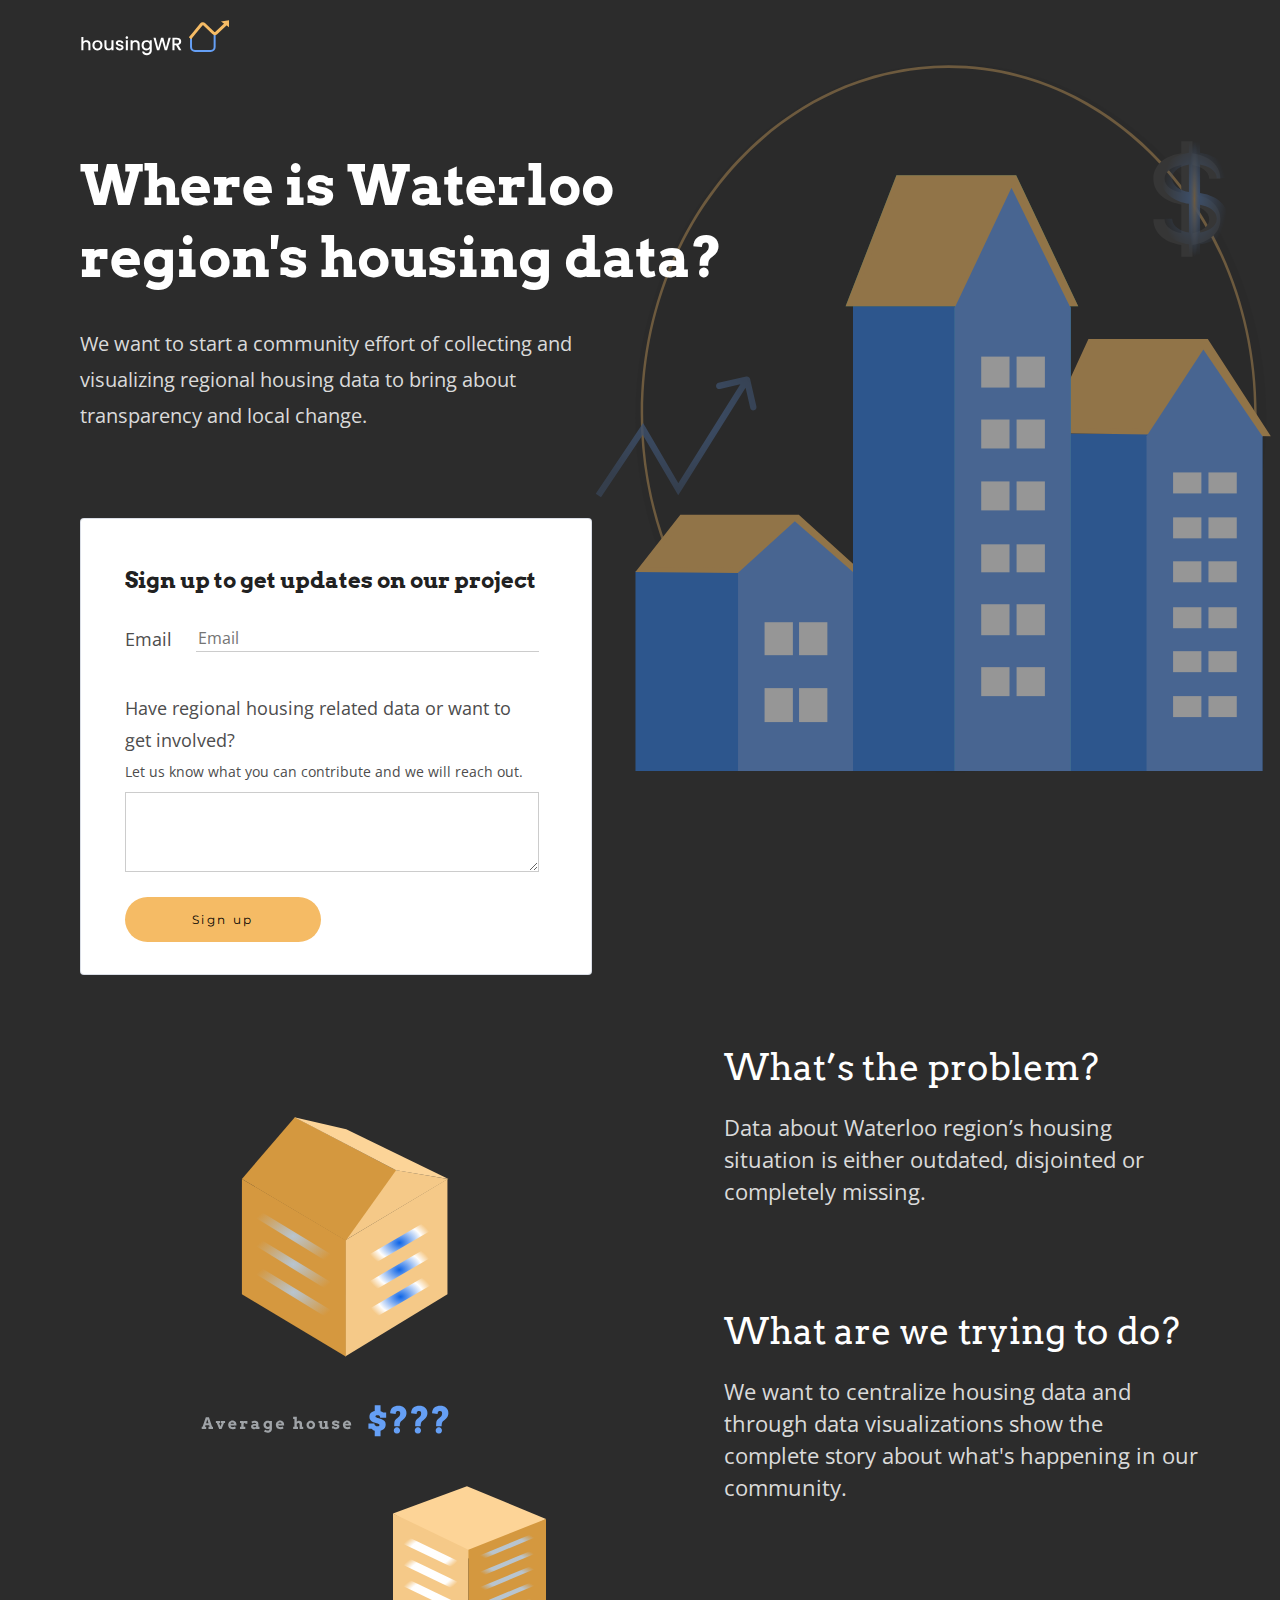
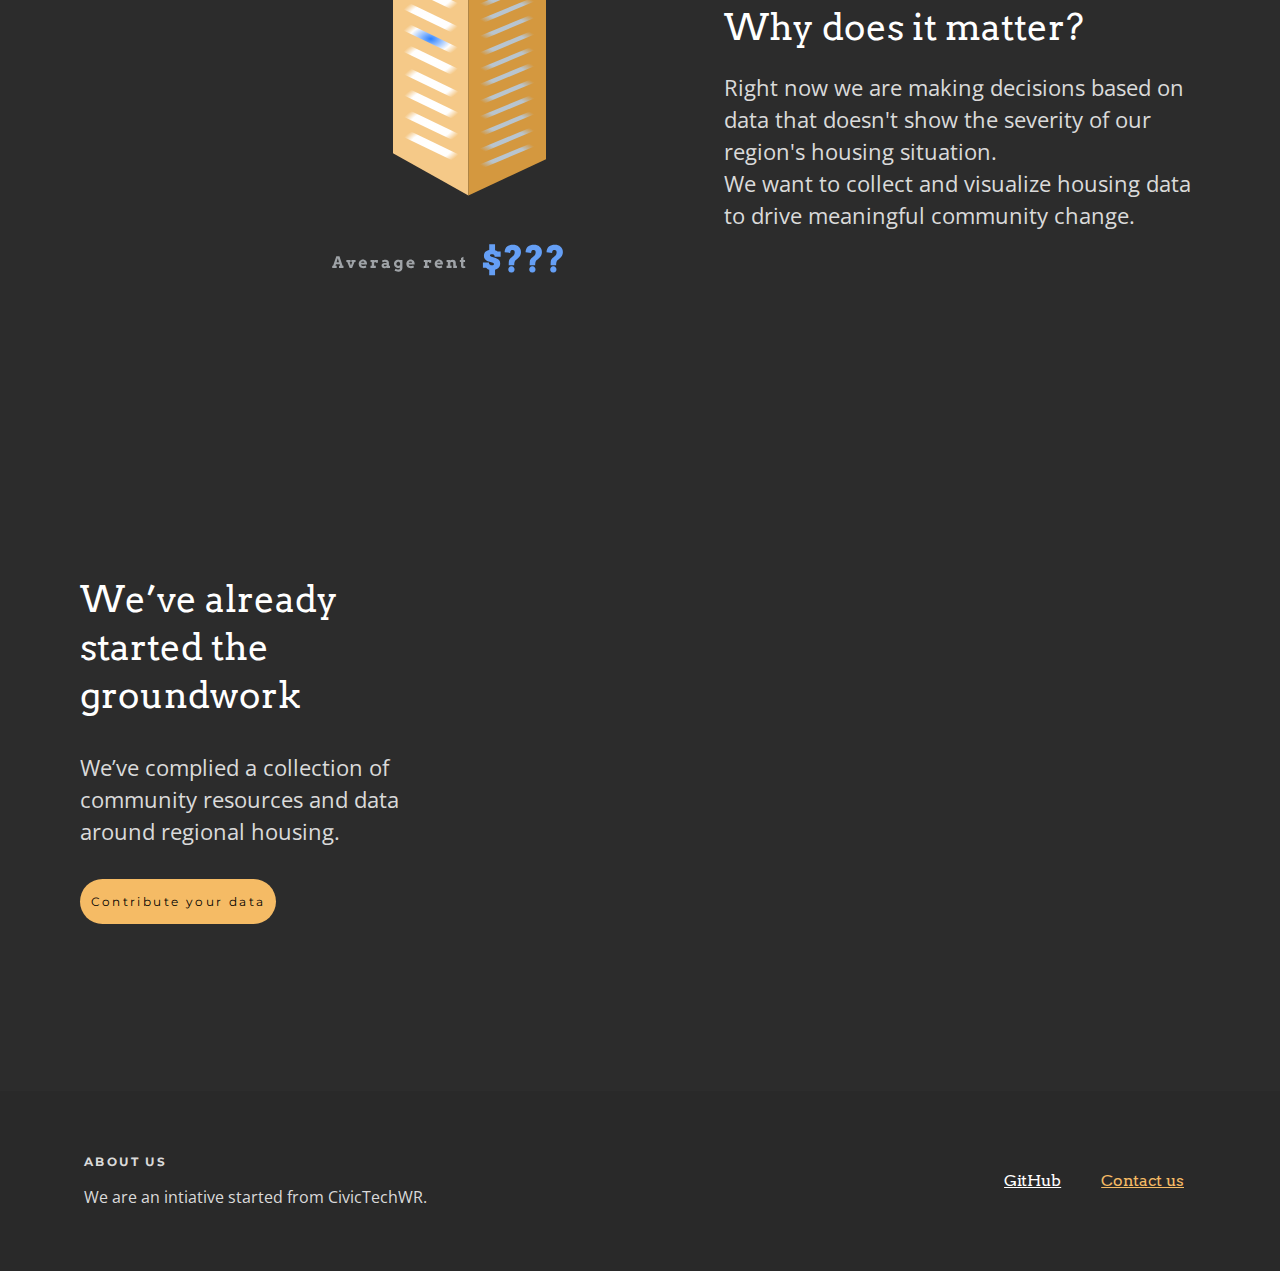
<file: index.html>
<!doctype html>
<html class="no-js" lang="en">

<head>
  <meta charset="utf-8">
  <title>housingWR</title>
  <meta name="description" content="We want to start a community effort of
  collecting and visualizing regional housing data to bring about transparency
  and local change.">
  <meta name="viewport" content="width=device-width, initial-scale=1">

  <link rel="manifest" href="site.webmanifest">
  <link rel="apple-touch-icon" href="apple-touch-icon.png">

  <link rel="stylesheet" href="css/normalize.css">
  <link rel="stylesheet" href="css/main.css">
  <link
    href="https://fonts.googleapis.com/css2?family=Arvo:wght@400;700&family=Montserrat:wght@700&family=Open+Sans&display=swap"
    rel="stylesheet">
</head>

<body>
  <div id="main-column" class="column" style="max-width: 1120px; margin: 20px
  auto 0 auto; position: relative;">
    <img src="img/logo.svg" alt="housing WR logo" width="200" height="38" style="margin-right: auto;"></img>

    <div class="row" style="margin-top: 92px;">
      <div class="column" style="width: 100%; max-width: 688px;">
        <h1 style="margin-bottom: 32px;">Where is Waterloo region's housing data?</h1>
        <div class="column" style="max-width: 516px;">
          <p class="large-spacing">We want to start a community effort of collecting and visualizing
            regional housing data to bring about transparency and local change.</p>
        </div>

        <div class="form-container" id="emailform" style="width: 100%; max-width: 512px; margin-top: 84px;">
          <form name="submit-to-google-sheet">
            <h3 style="margin-bottom: 32px;">Sign up to get updates on our project</h3>
            <div class="row">
              <label for="email">Email</label>
              <input id="email" label="email" name="email" type="email" placeholder="Email" required
                style="min-width: 0;">
            </div>
            <h4>Have regional housing related data or want to get involved?</h4>
            <p>Let us know what you can contribute and we will reach out.</p>
            <textarea name="comments" type="text"></textarea>

            <button id="signupbutton" type="submit">Sign up</button>
          </form>
        </div>
      </div>
      <div class="column desktop-only">
        <img src="img/background.svg" alt="decorative background image" width="728" height="781" style="position: absolute; right: -80px;
        top: 0px; z-index: -1;"></img>
      </div>
    </div>
    <div class="row">
      <div class="column desktop-only" style="margin-top: 96px; margin-left: 12px;">
        <img src="img/average_house.svg" alt="What does the average house cost?" width="500" height="373"></img>
        <div style="margin-left: 240px;">
          <img src="img/average_rent.svg" alt="What is the average rent?" width="260" height="439"></img>
        </div>

      </div>
      <div class="column" id="problem-statement-column" style="max-width: 476px; margin-top: 68px;">
        <div class="row" style="margin-bottom: 100px;">
          <div class="column">
            <h2 style="margin-bottom: 20px;">What’s the problem?</h2>
            <p class="medium-spacing">Data about Waterloo region’s housing situation is either outdated, disjointed or completely missing.
            </p>
          </div>
        </div>
        <div class="row" style="margin-bottom: 100px;">
          <div class="column">
            <h2 style="margin-bottom: 20px;">What are we trying to do?</h2>
            <p class="medium-spacing">We want to centralize housing data and through data visualizations show the complete story about what's
              happening in our community.
            </p>
          </div>
        </div>
        <div class="row" style="margin-bottom: 100px;">
          <div class="column">
            <h2 style="margin-bottom: 20px;">Why does it matter?</h2>
            <p class="medium-spacing">Right now we are making decisions based on data that doesn't show the severity of our region's housing
              situation.</p>
            <p class="medium-spacing">We want to collect and visualize housing data to drive meaningful community change.</p>
          </div>
        </div>
      </div>
    </div>
    <div class="row" id="cta-row">
      <div class="column" style="max-width: 344px;">
        <h2 style="margin-top: 32px; margin-bottom: 32px;">We’ve already started the groundwork</h2>
        <p class="medium-spacing">We’ve complied a collection of community resources and data around regional housing.
        </p>
        <div class="row" style="margin-top: 32px;">
          <button id="contributeyourdata">Contribute your data</button></div>
      </div>
      <div class="column desktop-only">
        <div style="width: 724px; height: 416px; max-width: 724px; max-height:
        416px; overflow: scroll;">
          <script src="https://trello.com/b/4XCHMciM.js"></script>
        </div>
      </div>
    </div>
  </div>
  <div class="row footer">
    <div class="column" style="justify-content: center;">
      <p class="aboutus">About Us</p>
      <p style="font-size: 16px;">We are an intiative started from CivicTechWR. </p>
    </div>
    <div class="column" style="justify-content: center;">
      <div class="row">
        <a href="https://github.com/CivicTechWR">GitHub</a>
        <a href="mailto:civictechwr@gmail.com" style="color: #F5BB65">Contact us</a>
      </div>
    </div>
  </div>

  <script src="js/vendor/modernizr-3.11.2.min.js"></script>
  <script src="https://polyfill.io/v3/polyfill.min.js?features=Promise%2Cfetch"></script>
  <script src="js/main.js"></script>
</body>

</html>
</file>
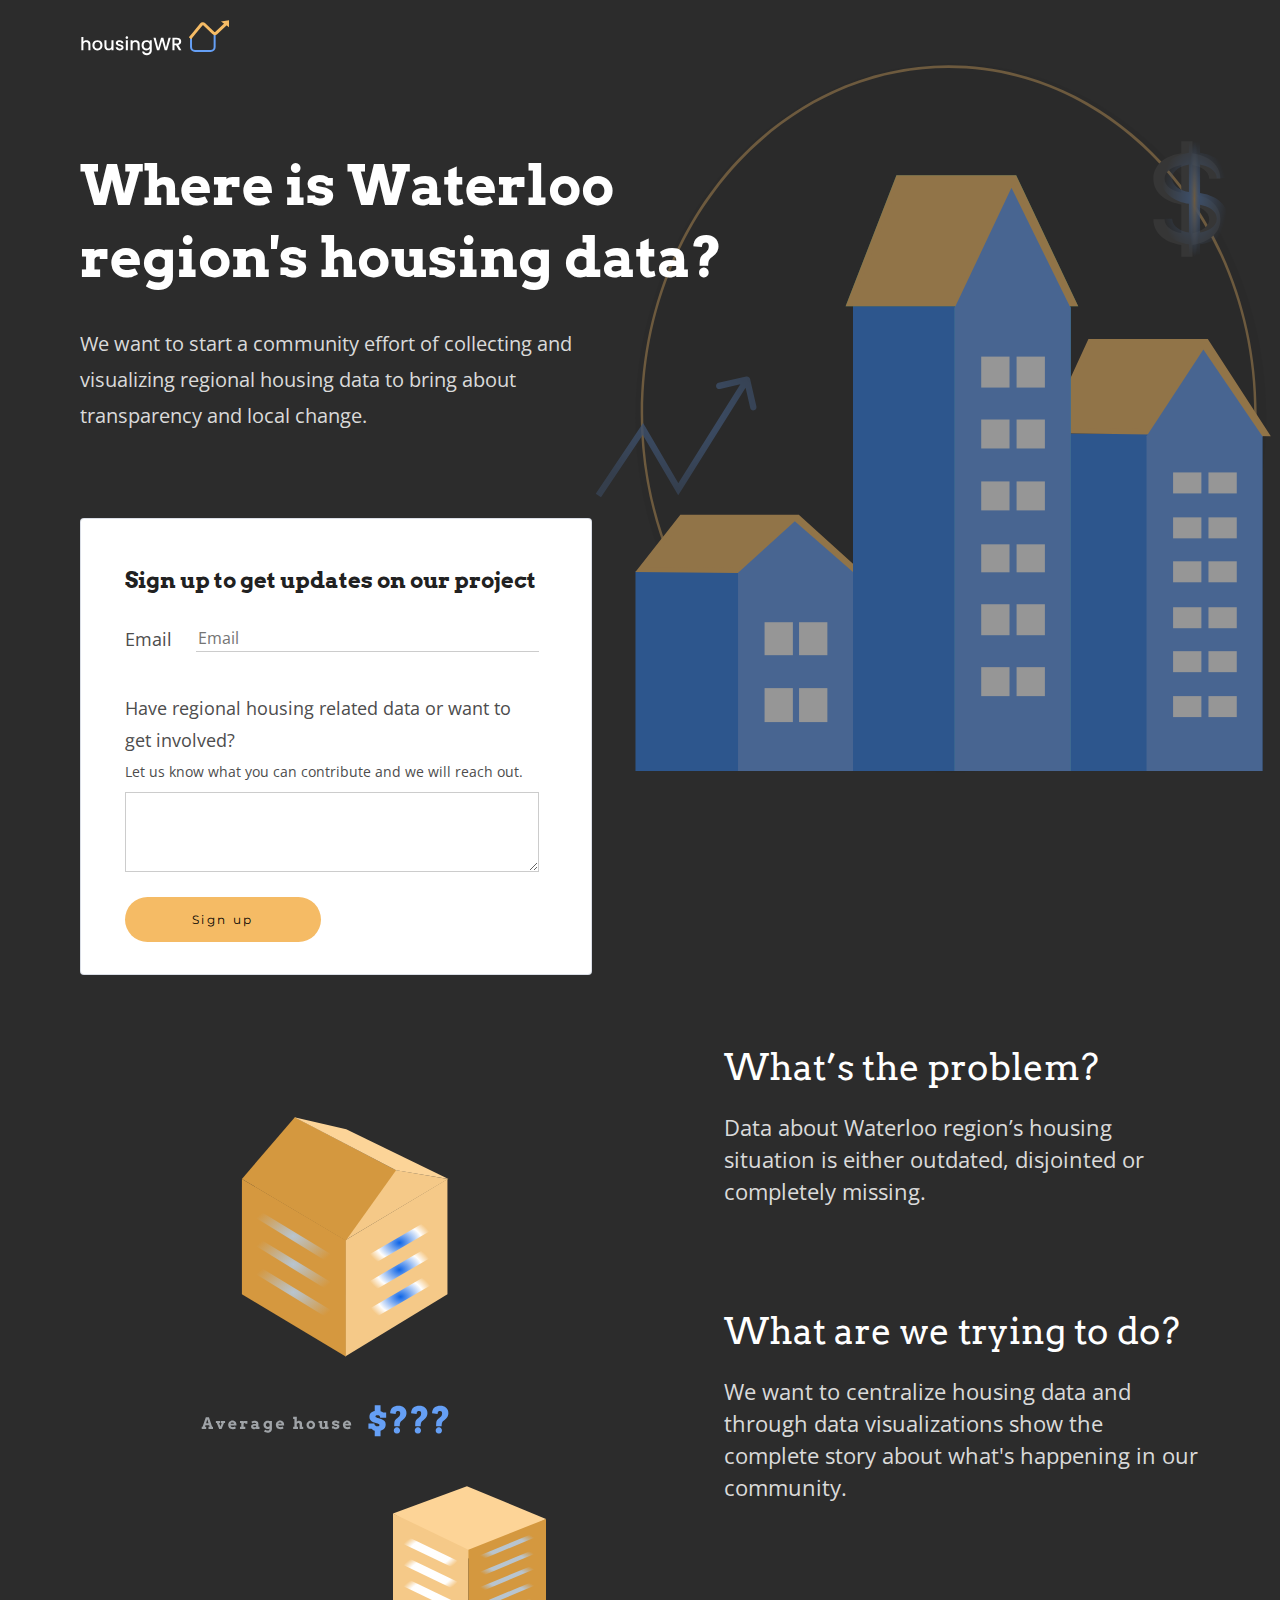
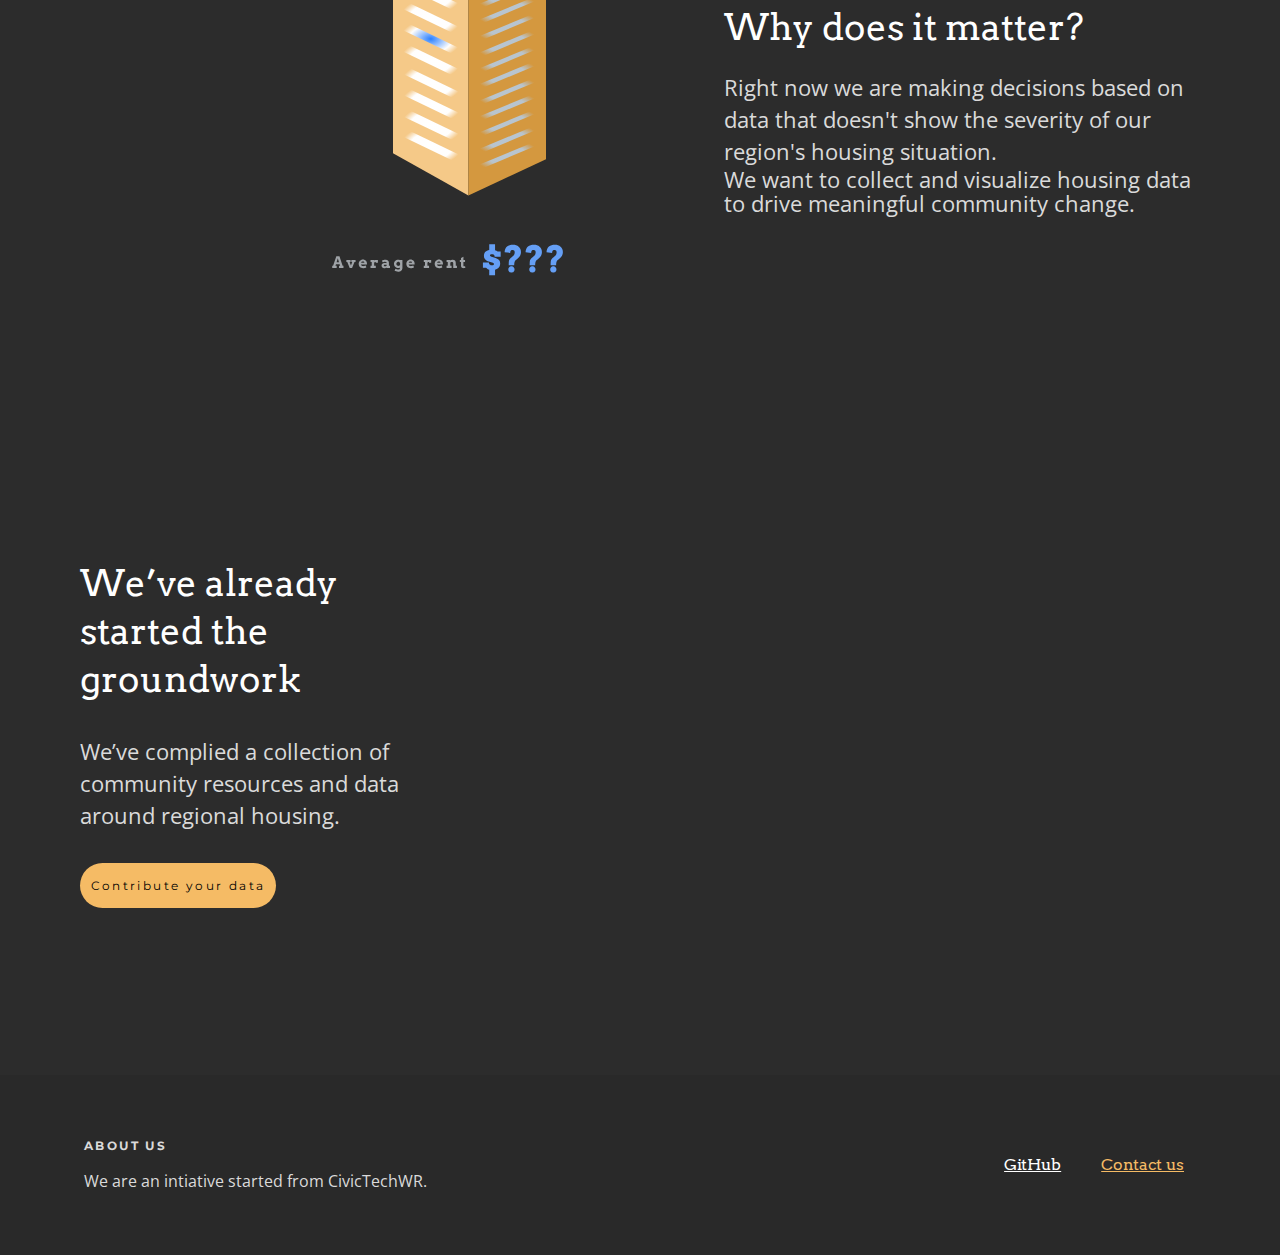
<file: landing_page/index.html>
<!doctype html>
<html class="no-js" lang="en">

<head>
  <meta charset="utf-8">
  <title>housingWR</title>
  <meta name="description" content="We want to start a community effort of
  collecting and visualizing regional housing data to bring about transparency
  and local change.">
  <meta name="viewport" content="width=device-width, initial-scale=1">

  <link rel="manifest" href="site.webmanifest">
  <link rel="apple-touch-icon" href="apple-touch-icon.png">

  <link rel="stylesheet" href="css/normalize.css">
  <link rel="stylesheet" href="css/main.css">
  <link
    href="https://fonts.googleapis.com/css2?family=Arvo:wght@400;700&family=Montserrat:wght@700&family=Open+Sans&display=swap"
    rel="stylesheet">
</head>

<body>
  <div id="main-column" class="column" style="max-width: 1120px; margin: 20px
  auto 0 auto; position: relative;">
    <img src="img/logo.svg" alt="housing WR logo" width="200" height="38" style="margin-right: auto;"></img>

    <div class="row" style="margin-top: 92px;">
      <div class="column" style="width: 100%; max-width: 688px;">
        <h1 style="margin-bottom: 32px;">Where is Waterloo region's housing data?</h1>
        <div class="column" style="max-width: 516px;">
          <p class="large-spacing">We want to start a community effort of collecting and visualizing
            regional housing data to bring about transparency and local change.</p>
        </div>

        <div class="form-container" id="emailform" style="width: 100%; max-width: 512px; margin-top: 84px;">
          <form name="submit-to-google-sheet">
            <h3 style="margin-bottom: 32px;">Sign up to get updates on our project</h3>
            <div class="row">
              <label for="email">Email</label>
              <input id="email" label="email" name="email" type="email" placeholder="Email" required
                style="min-width: 0;">
            </div>
            <h4>Have regional housing related data or want to get involved?</h4>
            <p>Let us know what you can contribute and we will reach out.</p>
            <textarea name="comments" type="text"></textarea>

            <button id="signupbutton" type="submit">Sign up</button>
          </form>
        </div>
      </div>
      <div class="column desktop-only">
        <img src="img/background.svg" alt="decorative background image" width="728" height="781" style="position: absolute; right: -80px;
        top: 0px; z-index: -1;"></img>
      </div>
    </div>
    <div class="row">
      <div class="column desktop-only" style="margin-top: 96px; margin-left: 12px;">
        <img src="img/average_house.svg" alt="What does the average house cost?" width="500" height="373"></img>
        <div style="margin-left: 240px;">
          <img src="img/average_rent.svg" alt="What is the average rent?" width="260" height="439"></img>
        </div>

      </div>
      <div class="column" id="problem-statement-column" style="max-width: 476px; margin-top: 68px;">
        <div class="row" style="margin-bottom: 100px;">
          <div class="column">
            <h2 style="margin-bottom: 20px;">What’s the problem?</h2>
            <p class="medium-spacing">Data about Waterloo region’s housing situation is either outdated, disjointed or completely missing.
            </p>
          </div>
        </div>
        <div class="row" style="margin-bottom: 100px;">
          <div class="column">
            <h2 style="margin-bottom: 20px;">What are we trying to do?</h2>
            <p class="medium-spacing">We want to centralize housing data and through data visualizations show the complete story about what's
              happening in our community.
            </p>
          </div>
        </div>
        <div class="row" style="margin-bottom: 100px;">
          <div class="column">
            <h2 style="margin-bottom: 20px;">Why does it matter?</h2>
            <p class="medium-spacing">Right now we are making decisions based on data that doesn't show the severity of our region's housing
              situation.</p>
            <p>We want to collect and visualize housing data to drive meaningful community change.</p>
          </div>
        </div>
      </div>
    </div>
    <div class="row" id="cta-row">
      <div class="column" style="max-width: 344px;">
        <h2 style="margin-top: 32px; margin-bottom: 32px;">We’ve already started the groundwork</h2>
        <p class="medium-spacing">We’ve complied a collection of community resources and data around regional housing.
        </p>
        <div class="row" style="margin-top: 32px;">
          <button id="contributeyourdata">Contribute your data</button></div>
      </div>
      <div class="column desktop-only">
        <div style="width: 724px; height: 416px; max-width: 724px; max-height:
        416px; overflow: scroll;">
          <script src="https://trello.com/b/4XCHMciM.js"></script>
        </div>
      </div>
    </div>
  </div>
  <div class="row footer">
    <div class="column" style="justify-content: center;">
      <p class="aboutus">About Us</p>
      <p style="font-size: 16px;">We are an intiative started from CivicTechWR. </p>
    </div>
    <div class="column" style="justify-content: center;">
      <div class="row">
        <a href="https://github.com/CivicTechWR">GitHub</a>
        <a href="mailto:civictechwr@gmail.com" style="color: #F5BB65">Contact us</a>
      </div>
    </div>
  </div>

  <script src="js/vendor/modernizr-3.11.2.min.js"></script>
  <script src="https://polyfill.io/v3/polyfill.min.js?features=Promise%2Cfetch"></script>
  <script src="js/main.js"></script>
</body>

</html>
</file>
<file: css/main.css>
/*! HTML5 Boilerplate v8.0.0 | MIT License | https://html5boilerplate.com/ */

/* main.css 2.1.0 | MIT License | https://github.com/h5bp/main.css#readme */
/*
 * What follows is the result of much research on cross-browser styling.
 * Credit left inline and big thanks to Nicolas Gallagher, Jonathan Neal,
 * Kroc Camen, and the H5BP dev community and team.
 */

/* ==========================================================================
   Base styles: opinionated defaults
   ========================================================================== */

html {
  color: #fff;
  background-color: #2c2c2c;
  font-size: 1em;
  line-height: 1.4;
}

/*
 * Remove text-shadow in selection highlight:
 * https://twitter.com/miketaylr/status/12228805301
 *
 * Vendor-prefixed and regular ::selection selectors cannot be combined:
 * https://stackoverflow.com/a/16982510/7133471
 *
 * Customize the background color to match your design.
 */

::-moz-selection {
  background: #b3d4fc;
  text-shadow: none;
}

::selection {
  background: #b3d4fc;
  text-shadow: none;
}

/*
 * A better looking default horizontal rule
 */

hr {
  display: block;
  height: 1px;
  border: 0;
  border-top: 1px solid #ccc;
  margin: 1em 0;
  padding: 0;
}

/*
 * Remove the gap between audio, canvas, iframes,
 * images, videos and the bottom of their containers:
 * https://github.com/h5bp/html5-boilerplate/issues/440
 */

audio,
canvas,
iframe,
img,
svg,
video {
  vertical-align: middle;
}

/*
 * Remove default fieldset styles.
 */

fieldset {
  border: 0;
  margin: 0;
  padding: 0;
}

/*
 * Allow only vertical resizing of textareas.
 */

textarea {
  resize: vertical;
}

/* ==========================================================================
   Author's custom styles
   ========================================================================== */

/* ==========================================================================
   Helper classes
   ========================================================================== */

/*
 * Hide visually and from screen readers
 */

.hidden,
[hidden] {
  display: none !important;
}

/*
 * Hide only visually, but have it available for screen readers:
 * https://snook.ca/archives/html_and_css/hiding-content-for-accessibility
 *
 * 1. For long content, line feeds are not interpreted as spaces and small width
 *    causes content to wrap 1 word per line:
 *    https://medium.com/@jessebeach/beware-smushed-off-screen-accessible-text-5952a4c2cbfe
 */

.sr-only {
  border: 0;
  clip: rect(0, 0, 0, 0);
  height: 1px;
  margin: -1px;
  overflow: hidden;
  padding: 0;
  position: absolute;
  white-space: nowrap;
  width: 1px;
  /* 1 */
}

/*
 * Extends the .sr-only class to allow the element
 * to be focusable when navigated to via the keyboard:
 * https://www.drupal.org/node/897638
 */

.sr-only.focusable:active,
.sr-only.focusable:focus {
  clip: auto;
  height: auto;
  margin: 0;
  overflow: visible;
  position: static;
  white-space: inherit;
  width: auto;
}

/*
 * Hide visually and from screen readers, but maintain layout
 */

.invisible {
  visibility: hidden;
}

/*
 * Clearfix: contain floats
 *
 * For modern browsers
 * 1. The space content is one way to avoid an Opera bug when the
 *    `contenteditable` attribute is included anywhere else in the document.
 *    Otherwise it causes space to appear at the top and bottom of elements
 *    that receive the `clearfix` class.
 * 2. The use of `table` rather than `block` is only necessary if using
 *    `:before` to contain the top-margins of child elements.
 */

.clearfix::before,
.clearfix::after {
  content: " ";
  display: table;
}

.clearfix::after {
  clear: both;
}

/* ==========================================================================
   EXAMPLE Media Queries for Responsive Design.
   These examples override the primary ('mobile first') styles.
   Modify as content requires.
   ========================================================================== */

@media only screen and (min-width: 35em) {
  /* Style adjustments for viewports that meet the condition */
}

@media print,
  (-webkit-min-device-pixel-ratio: 1.25),
  (min-resolution: 1.25dppx),
  (min-resolution: 120dpi) {
  /* Style adjustments for high resolution devices */
}

/* ==========================================================================
   Print styles.
   Inlined to avoid the additional HTTP request:
   https://www.phpied.com/delay-loading-your-print-css/
   ========================================================================== */

@media print {
  *,
  *::before,
  *::after {
    background: #fff !important;
    color: #000 !important;
    /* Black prints faster */
    box-shadow: none !important;
    text-shadow: none !important;
  }

  a,
  a:visited {
    text-decoration: underline;
  }

  a[href]::after {
    content: " (" attr(href) ")";
  }

  abbr[title]::after {
    content: " (" attr(title) ")";
  }

  /*
   * Don't show links that are fragment identifiers,
   * or use the `javascript:` pseudo protocol
   */
  a[href^="#"]::after,
  a[href^="javascript:"]::after {
    content: "";
  }

  pre {
    white-space: pre-wrap !important;
  }

  pre,
  blockquote {
    border: 1px solid #999;
    page-break-inside: avoid;
  }

  /*
   * Printing Tables:
   * https://web.archive.org/web/20180815150934/http://css-discuss.incutio.com/wiki/Printing_Tables
   */
  thead {
    display: table-header-group;
  }

  tr,
  img {
    page-break-inside: avoid;
  }

  p,
  h2,
  h3 {
    orphans: 3;
    widows: 3;
  }

  h2,
  h3 {
    page-break-after: avoid;
  }
}

/** **/

* {
  box-sizing: border-box;
}

body {
  font-family: "Open Sans", sans-serif;
  font-style: normal;
  font-weight: 400;
}

h1,
h2,
h3 {
  font-family: Arvo, serif;
  font-style: normal;
  font-weight: 700;
  margin: 0;
}

h1 {
  font-size: 55px;
  line-height: 72px;
}

h2 {
  font-family: Arvo, serif;
  font-style: normal;
  font-weight: normal;
  font-size: 36px;
  line-height: 48px;
}

h3 {
  font-size: 22px;
  line-height: 27.5px;
}

label {
  font-size: 18px;
}

input[type="email"] {
  border: none;
  border-bottom: 1px solid #cccccc;
  margin-left: 24px;
  flex-grow: 1;
}

textarea {
  min-height: 80px;
  width: 100%;
  border: 1px solid #cccccc;
  margin-top: 8px;
  margin-bottom: 20px;
  padding: 8px 10px;
  font-size: 14px;
}

p {
  font-size: 22px;
  line-height: 24px;
  color: #dadada;
  margin: 0;
}

p.medium-spacing {
  font-size: 22px;
  line-height: 32px;
}

p.large-spacing {
  font-size: 20px;
  line-height: 36px;
}

form p {
  font-size: 14px;
  line-height: 25.2px;
}

h4 {
  font-size: 18px;
  line-height: 32.4px;
  font-weight: 400;
  margin-top: 40px;
  margin-bottom: 2px;
}

.row {
  display: flex;
  flex-direction: row;
  justify-content: space-between;
}

.column {
  display: flex;
  flex-direction: column;
}

.form-container {
  background: #ffffff;
  border: 1px solid rgba(69, 88, 128, 0.2);
  border-radius: 4px;
  color: #4d4d4d;
  padding: 48px 52px 32px 44px;
}

.form-container p,
.form-container h4 {
  color: #4d4d4d;
}

.form-container h3 {
  color: #212121;
}

button,
[type="button"],
[type="reset"],
[type="submit"] {
  background: #f5bb65;
  border-radius: 100px;
  color: black;
  min-width: 196px;
  text-align: center;
  padding: 15px 0;
  border: none;
  font-family: "Montserrat", sans-serif;
  font-size: 12px;
  line-height: 15px;
  letter-spacing: 2.4px;
  cursor: pointer;
}

button:disabled,
[type="button"]:disabled,
[type="reset"]:disabled,
[type="submit"]:disabled {
  cursor: not-allowed;
}

.footer {
  height: 180px;
  width: 100%;
  background-color: #292929;
  margin-top: 132px;
  padding: 0 76px 0 84px;
}

.aboutus {
  font-family: "Montserrat", sans-serif;
  font-style: normal;
  font-weight: bold;
  font-size: 12px;
  line-height: 15px;
  letter-spacing: 2.4px;
  text-transform: uppercase;
  margin-bottom: 16px;
}

a {
  margin: 0 20px;
  font-family: Arvo, serif;
  font-style: normal;
  font-weight: 400;
  font-size: 16px;
  line-height: 20px;
  letter-spacing: -0.02em;
  color: white;
}

#problem-statement-column {
  margin-left: 124px;
}

#cta-row {
  margin-top: 212px;
}

@media only screen and (max-width: 1120px) {
  .desktop-only {
    display: none;
  }

  h1 {
    font-size: 30px;
    line-height: 48px;
  }

  #main-column {
    padding: 0 10px;
  }

  .form-container {
    padding: 28px 20px;
  }

  #problem-statement-column {
    margin-left: 0;
  }

  .footer {
    padding: 20px;
  }

  #cta-row {
    margin-top: 0px;
  }
}

@media only screen and (max-width: 320px) {
  .footer {
    flex-direction: column;
  }
}
</file>
<file: landing_page/css/main.css>
/*! HTML5 Boilerplate v8.0.0 | MIT License | https://html5boilerplate.com/ */

/* main.css 2.1.0 | MIT License | https://github.com/h5bp/main.css#readme */
/*
 * What follows is the result of much research on cross-browser styling.
 * Credit left inline and big thanks to Nicolas Gallagher, Jonathan Neal,
 * Kroc Camen, and the H5BP dev community and team.
 */

/* ==========================================================================
   Base styles: opinionated defaults
   ========================================================================== */

html {
  color: #fff;
  background-color: #2c2c2c;
  font-size: 1em;
  line-height: 1.4;
}

/*
 * Remove text-shadow in selection highlight:
 * https://twitter.com/miketaylr/status/12228805301
 *
 * Vendor-prefixed and regular ::selection selectors cannot be combined:
 * https://stackoverflow.com/a/16982510/7133471
 *
 * Customize the background color to match your design.
 */

::-moz-selection {
  background: #b3d4fc;
  text-shadow: none;
}

::selection {
  background: #b3d4fc;
  text-shadow: none;
}

/*
 * A better looking default horizontal rule
 */

hr {
  display: block;
  height: 1px;
  border: 0;
  border-top: 1px solid #ccc;
  margin: 1em 0;
  padding: 0;
}

/*
 * Remove the gap between audio, canvas, iframes,
 * images, videos and the bottom of their containers:
 * https://github.com/h5bp/html5-boilerplate/issues/440
 */

audio,
canvas,
iframe,
img,
svg,
video {
  vertical-align: middle;
}

/*
 * Remove default fieldset styles.
 */

fieldset {
  border: 0;
  margin: 0;
  padding: 0;
}

/*
 * Allow only vertical resizing of textareas.
 */

textarea {
  resize: vertical;
}

/* ==========================================================================
   Author's custom styles
   ========================================================================== */

/* ==========================================================================
   Helper classes
   ========================================================================== */

/*
 * Hide visually and from screen readers
 */

.hidden,
[hidden] {
  display: none !important;
}

/*
 * Hide only visually, but have it available for screen readers:
 * https://snook.ca/archives/html_and_css/hiding-content-for-accessibility
 *
 * 1. For long content, line feeds are not interpreted as spaces and small width
 *    causes content to wrap 1 word per line:
 *    https://medium.com/@jessebeach/beware-smushed-off-screen-accessible-text-5952a4c2cbfe
 */

.sr-only {
  border: 0;
  clip: rect(0, 0, 0, 0);
  height: 1px;
  margin: -1px;
  overflow: hidden;
  padding: 0;
  position: absolute;
  white-space: nowrap;
  width: 1px;
  /* 1 */
}

/*
 * Extends the .sr-only class to allow the element
 * to be focusable when navigated to via the keyboard:
 * https://www.drupal.org/node/897638
 */

.sr-only.focusable:active,
.sr-only.focusable:focus {
  clip: auto;
  height: auto;
  margin: 0;
  overflow: visible;
  position: static;
  white-space: inherit;
  width: auto;
}

/*
 * Hide visually and from screen readers, but maintain layout
 */

.invisible {
  visibility: hidden;
}

/*
 * Clearfix: contain floats
 *
 * For modern browsers
 * 1. The space content is one way to avoid an Opera bug when the
 *    `contenteditable` attribute is included anywhere else in the document.
 *    Otherwise it causes space to appear at the top and bottom of elements
 *    that receive the `clearfix` class.
 * 2. The use of `table` rather than `block` is only necessary if using
 *    `:before` to contain the top-margins of child elements.
 */

.clearfix::before,
.clearfix::after {
  content: " ";
  display: table;
}

.clearfix::after {
  clear: both;
}

/* ==========================================================================
   EXAMPLE Media Queries for Responsive Design.
   These examples override the primary ('mobile first') styles.
   Modify as content requires.
   ========================================================================== */

@media only screen and (min-width: 35em) {
  /* Style adjustments for viewports that meet the condition */
}

@media print,
  (-webkit-min-device-pixel-ratio: 1.25),
  (min-resolution: 1.25dppx),
  (min-resolution: 120dpi) {
  /* Style adjustments for high resolution devices */
}

/* ==========================================================================
   Print styles.
   Inlined to avoid the additional HTTP request:
   https://www.phpied.com/delay-loading-your-print-css/
   ========================================================================== */

@media print {
  *,
  *::before,
  *::after {
    background: #fff !important;
    color: #000 !important;
    /* Black prints faster */
    box-shadow: none !important;
    text-shadow: none !important;
  }

  a,
  a:visited {
    text-decoration: underline;
  }

  a[href]::after {
    content: " (" attr(href) ")";
  }

  abbr[title]::after {
    content: " (" attr(title) ")";
  }

  /*
   * Don't show links that are fragment identifiers,
   * or use the `javascript:` pseudo protocol
   */
  a[href^="#"]::after,
  a[href^="javascript:"]::after {
    content: "";
  }

  pre {
    white-space: pre-wrap !important;
  }

  pre,
  blockquote {
    border: 1px solid #999;
    page-break-inside: avoid;
  }

  /*
   * Printing Tables:
   * https://web.archive.org/web/20180815150934/http://css-discuss.incutio.com/wiki/Printing_Tables
   */
  thead {
    display: table-header-group;
  }

  tr,
  img {
    page-break-inside: avoid;
  }

  p,
  h2,
  h3 {
    orphans: 3;
    widows: 3;
  }

  h2,
  h3 {
    page-break-after: avoid;
  }
}

/** **/

* {
  box-sizing: border-box;
}

body {
  font-family: "Open Sans", sans-serif;
  font-style: normal;
  font-weight: 400;
}

h1,
h2,
h3 {
  font-family: Arvo, serif;
  font-style: normal;
  font-weight: 700;
  margin: 0;
}

h1 {
  font-size: 55px;
  line-height: 72px;
}

h2 {
  font-family: Arvo, serif;
  font-style: normal;
  font-weight: normal;
  font-size: 36px;
  line-height: 48px;
}

h3 {
  font-size: 22px;
  line-height: 27.5px;
}

label {
  font-size: 18px;
}

input[type="email"] {
  border: none;
  border-bottom: 1px solid #cccccc;
  margin-left: 24px;
  flex-grow: 1;
}

textarea {
  min-height: 80px;
  width: 100%;
  border: 1px solid #cccccc;
  margin-top: 8px;
  margin-bottom: 20px;
  padding: 8px 10px;
  font-size: 14px;
}

p {
  font-size: 22px;
  line-height: 24px;
  color: #dadada;
  margin: 0;
}

p.medium-spacing {
  font-size: 22px;
  line-height: 32px;
}

p.large-spacing {
  font-size: 20px;
  line-height: 36px;
}

form p {
  font-size: 14px;
  line-height: 25.2px;
}

h4 {
  font-size: 18px;
  line-height: 32.4px;
  font-weight: 400;
  margin-top: 40px;
  margin-bottom: 2px;
}

.row {
  display: flex;
  flex-direction: row;
  justify-content: space-between;
}

.column {
  display: flex;
  flex-direction: column;
}

.form-container {
  background: #ffffff;
  border: 1px solid rgba(69, 88, 128, 0.2);
  border-radius: 4px;
  color: #4d4d4d;
  padding: 48px 52px 32px 44px;
}

.form-container p,
.form-container h4 {
  color: #4d4d4d;
}

.form-container h3 {
  color: #212121;
}

button,
[type="button"],
[type="reset"],
[type="submit"] {
  background: #f5bb65;
  border-radius: 100px;
  color: black;
  min-width: 196px;
  text-align: center;
  padding: 15px 0;
  border: none;
  font-family: "Montserrat", sans-serif;
  font-size: 12px;
  line-height: 15px;
  letter-spacing: 2.4px;
  cursor: pointer;
}

button:disabled,
[type="button"]:disabled,
[type="reset"]:disabled,
[type="submit"]:disabled {
  cursor: not-allowed;
}

.footer {
  height: 180px;
  width: 100%;
  background-color: #292929;
  margin-top: 132px;
  padding: 0 76px 0 84px;
}

.aboutus {
  font-family: "Montserrat", sans-serif;
  font-style: normal;
  font-weight: bold;
  font-size: 12px;
  line-height: 15px;
  letter-spacing: 2.4px;
  text-transform: uppercase;
  margin-bottom: 16px;
}

a {
  margin: 0 20px;
  font-family: Arvo, serif;
  font-style: normal;
  font-weight: 400;
  font-size: 16px;
  line-height: 20px;
  letter-spacing: -0.02em;
  color: white;
}

#problem-statement-column {
  margin-left: 124px;
}

#cta-row {
  margin-top: 212px;
}

@media only screen and (max-width: 1120px) {
  .desktop-only {
    display: none;
  }

  h1 {
    font-size: 30px;
    line-height: 48px;
  }

  #main-column {
    padding: 0 10px;
  }

  .form-container {
    padding: 28px 20px;
  }

  #problem-statement-column {
    margin-left: 0;
  }

  .footer {
    padding: 20px;
  }

  #cta-row {
    margin-top: 0px;
  }
}

@media only screen and (max-width: 320px) {
  .footer {
    flex-direction: column;
  }
}
</file>
